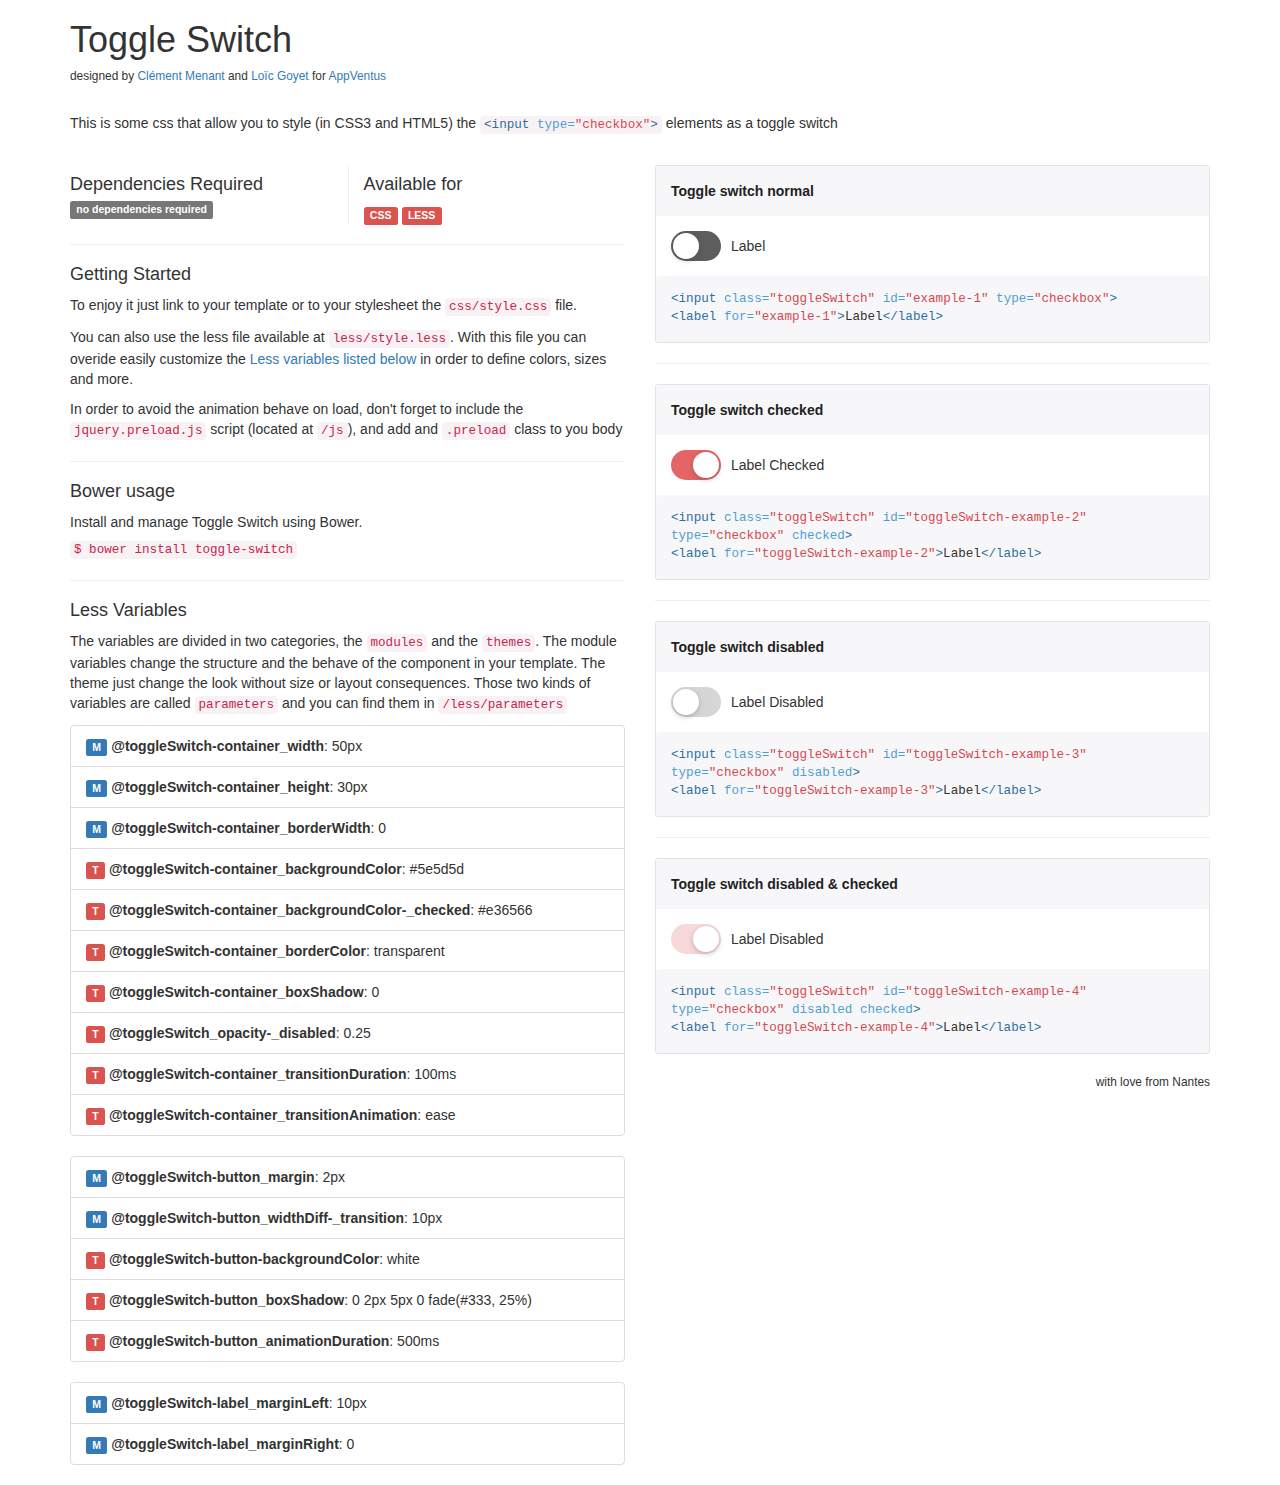
<file: index.html>
<html>
    <head>
        <meta charset="utf-8">
        <meta http-equiv="X-UA-Compatible" content="IE=edge">
        <meta name="viewport" content="width=device-width, initial-scale=1">
        <link rel="stylesheet" href="https://maxcdn.bootstrapcdn.com/bootstrap/3.3.1/css/bootstrap.min.css">
        <link href="css/style.css" rel="stylesheet">
        <link href="doc/style.css" rel="stylesheet">
    </head>

    <body class="preload">
        <div class="container">
            <h1 class="h1">Toggle Switch</h1>
            <h2 class="small" style="margin: 0 0 30px;">designed by <a href="https://www.behance.net/clementmenant" title="Clément Menant Behance">Clément Menant</a> and <a href="https://twitter.com/earvinpepper" title="Loïc Goyet Twitter page">Loïc Goyet</a> for <a href="http://appventus.com/" title="Agence web et mobile à Nantes">AppVentus</a></h2>

            <p style="margin-bottom: 30px;">This is some css that allow you to style (in CSS3 and HTML5) the <code><span class="open-tag tag">input <span class="attr">type=</span><span class="value">checkbox</span></span></code> elements as a toggle switch</p>

            <div class="row">
                <div class="col-md-6">
                    <div class="row">
                        <div class="col-xs-6">
                            <h2 class="h4">Dependencies Required</h2>
                            <span class="label label-default">no dependencies required</span>
                        </div>

                        <div class="col-xs-6 border-left">
                            <h2 class="h4">Available for</h2>
                            <span class="label label-danger">CSS</span>
                            <span class="label label-danger">LESS</span>
                        </div>
                    </div>

                    <hr>

                    <h2 class="h4">Getting Started</h2>

                    <p>To enjoy it just link to your template or to your stylesheet the <code>css/style.css</code> file.</p>

                    <p>You can also use the less file available at <code>less/style.less</code>. With this file you can overide easily customize the <a href="#less-variables">Less variables listed below</a> in order to define colors, sizes and more.</p>

                    <p>In order to avoid the animation behave on load, don't forget to include the <code>jquery.preload.js</code> script (located at <code>/js</code>), and add and <code>.preload</code> class to you body</p>

                    <hr>

                    <h2 class="h4">Bower usage</h2>
                    <p>Install and manage Toggle Switch using Bower.</p>
                    <code>$ bower install toggle-switch</code>
                    

                    <hr>

                    <h2 class="h4" id="less-variables">Less Variables</h2>
                    <p>The variables are divided in two categories, the <code>modules</code> and the <code>themes</code>. The module variables change the structure and the behave of the component in your template. The theme just change the look without size or layout consequences. Those two kinds of variables are called <code>parameters</code> and you can find them in <code>/less/parameters</code></p>

                    <ul class="list-group">
                        <li class="list-group-item">
                            <span class="label label-primary">M</span>
                            <strong>@toggleSwitch-container_width</strong>: 50px
                        </li>

                        <li class="list-group-item">
                            <span class="label label-primary">M</span>
                            <strong>@toggleSwitch-container_height</strong>: 30px
                        </li>

                        <li class="list-group-item">
                            <span class="label label-primary">M</span>
                            <strong>@toggleSwitch-container_borderWidth</strong>: 0
                        </li>

                        <li class="list-group-item">
                            <span class="label label-danger">T</span>
                            <strong>@toggleSwitch-container_backgroundColor</strong>: #5e5d5d
                        </li>

                        <li class="list-group-item">
                            <span class="label label-danger">T</span>
                            <strong>@toggleSwitch-container_backgroundColor-_checked</strong>: #e36566
                        </li>

                        <li class="list-group-item">
                            <span class="label label-danger">T</span>
                            <strong>@toggleSwitch-container_borderColor</strong>: transparent
                        </li>

                        <li class="list-group-item">
                            <span class="label label-danger">T</span>
                            <strong>@toggleSwitch-container_boxShadow</strong>: 0
                        </li>

                        <li class="list-group-item">
                            <span class="label label-danger">T</span>
                            <strong>@toggleSwitch_opacity-_disabled</strong>: 0.25
                        </li>

                        <li class="list-group-item">
                            <span class="label label-danger">T</span>
                            <strong>@toggleSwitch-container_transitionDuration</strong>: 100ms
                        </li>

                        <li class="list-group-item">
                            <span class="label label-danger">T</span>
                            <strong>@toggleSwitch-container_transitionAnimation</strong>: ease
                        </li>
                    </ul>

                    <ul class="list-group">
                        <li class="list-group-item">
                            <span class="label label-primary">M</span>
                            <strong>@toggleSwitch-button_margin</strong>: 2px
                        </li>

                        <li class="list-group-item">
                            <span class="label label-primary">M</span>
                            <strong>@toggleSwitch-button_widthDiff-_transition</strong>: 10px
                        </li>

                        <li class="list-group-item">
                            <span class="label label-danger">T</span>
                            <strong>@toggleSwitch-button-backgroundColor</strong>: white
                        </li>

                        <li class="list-group-item">
                            <span class="label label-danger">T</span>
                            <strong>@toggleSwitch-button_boxShadow</strong>: 0 2px 5px 0 fade(#333, 25%)
                        </li>

                        <li class="list-group-item">
                            <span class="label label-danger">T</span>
                            <strong>@toggleSwitch-button_animationDuration</strong>: 500ms
                        </li>
                    </ul>

                    <ul class="list-group">
                        <li class="list-group-item">
                            <span class="label label-primary">M</span>
                            <strong>@toggleSwitch-label_marginLeft</strong>: 10px
                        </li>

                        <li class="list-group-item">
                            <span class="label label-primary">M</span>
                            <strong>@toggleSwitch-label_marginRight</strong>: 0
                        </li>
                    </ul>
                </div>

                <div class="col-md-6">
                    <div class="doc-section">
                        <div class="doc-title">
                            Toggle switch normal
                        </div>

                        <div class="doc-example">
                            <input class="toggleSwitch" id="example-1" type="checkbox">
                            <label for="example-1">Label</label>
                        </div>

                        <code class="doc-code" data-lang="html">
                            <span class="open-tag tag">input <span class="attr">class=</span><span class="value">toggleSwitch</span> <span class="attr">id=</span><span class="value">example-1</span> <span class="attr">type=</span><span class="value">checkbox</span></span>
                            <br>
                            <span class="open-tag tag">label <span class="attr">for=</span><span class="value">example-1</span></span>Label<span class="close-tag tag">label</span>
                        </code>
                    </div>

                    <hr>

                    <div class="doc-section">
                        <div class="doc-title">
                            Toggle switch checked
                        </div>
                        <div class="doc-example">
                            <input class="toggleSwitch" type="checkbox" id="toggleSwitch-example-2" checked>
                            <label for="toggleSwitch-example-2">Label Checked</label>
                        </div>

                        <code class="doc-code" data-lang="html">
                            <span class="open-tag tag">input <span class="attr">class=</span><span class="value">toggleSwitch</span> <span class="attr">id=</span><span class="value">toggleSwitch-example-2</span> <span class="attr">type=</span><span class="value">checkbox</span> <span class="attr">checked</span></span>
                            <br>
                            <span class="open-tag tag">label <span class="attr">for=</span><span class="value">toggleSwitch-example-2</span></span>Label<span class="close-tag tag">label</span>
                        </code>
                    </div>

                    <hr>

                    <div class="doc-section">
                        <div class="doc-title">
                            Toggle switch disabled
                        </div>
                        <div class="doc-example">
                            <input class="toggleSwitch" type="checkbox" id="toggleSwitch-example-3" disabled>
                            <label for="toggleSwitch-example-3">Label Disabled</label>
                        </div>

                        <code class="doc-code" data-lang="html">
                            <span class="open-tag tag">input <span class="attr">class=</span><span class="value">toggleSwitch</span> <span class="attr">id=</span><span class="value">toggleSwitch-example-3</span> <span class="attr">type=</span><span class="value">checkbox</span> <span class="attr">disabled</span></span>
                            <br>
                            <span class="open-tag tag">label <span class="attr">for=</span><span class="value">toggleSwitch-example-3</span></span>Label<span class="close-tag tag">label</span>
                        </code>
                    </div>

                    <hr>

                    <div class="doc-section">
                        <div class="doc-title">
                            Toggle switch disabled & checked
                        </div>
                        <div class="doc-example">
                            <input class="toggleSwitch" type="checkbox" id="toggleSwitch-example-4" checked disabled>
                            <label for="toggleSwitch-example-4">Label Disabled</label>
                        </div>

                        <code class="doc-code" data-lang="html">
                            <span class="open-tag tag">input <span class="attr">class=</span><span class="value">toggleSwitch</span> <span class="attr">id=</span><span class="value">toggleSwitch-example-4</span> <span class="attr">type=</span><span class="value">checkbox</span> <span class="attr">disabled</span> <span class="attr">checked</span></span>
                            <br>
                            <span class="open-tag tag">label <span class="attr">for=</span><span class="value">toggleSwitch-example-4</span></span>Label<span class="close-tag tag">label</span>
                        </code>
                    </div>
                    
                    <br>

                    <p class="small text-right">with love from Nantes</p>
                </div>
            </div>
        </div>
    </body>
</html>
</file>
<file: css/style.css>
.toggleSwitch {
  display: none;
}
.toggleSwitch + label {
  display: inline-block;
  position: relative;
  font-weight: inherit;
  cursor: pointer;
  -webkit-touch-callout: none;
  margin-right: 0;
  margin-bottom: 0;
  padding-left: 60px;
  line-height: 30px;
  -webkit-box-sizing: border-box;
  -moz-box-sizing: border-box;
  box-sizing: border-box;
  -webkit-user-select: none;
  -khtml-user-select: none;
  -moz-user-select: none;
  -ms-user-select: none;
  user-select: none;
}
.toggleSwitch + label:before {
  position: absolute;
  display: inline-block;
  left: 0;
  content: '';
  border-style: solid;
  width: 50px;
  height: 30px;
  border-width: 0;
  border-color: transparent;
  background-color: #5e5d5d;
  -webkit-box-sizing: border-box;
  -moz-box-sizing: border-box;
  box-sizing: border-box;
  -webkit-box-shadow: 0;
  -moz-box-shadow: 0;
  -ms-box-shadow: 0;
  -o-box-shadow: 0;
  box-shadow: 0;
  -webkit-border-radius: 15px;
  -moz-border-radius: 15px;
  border-radius: 15px;
  -webkit-transition: all 100ms ease;
  -moz-transition: all 100ms ease;
  -o-transition: all 100ms ease;
  transition: all 100ms ease;
}
.toggleSwitch + label:after {
  position: absolute;
  content: '';
  width: 26px;
  height: 26px;
  top: 2px;
  left: 2px;
  background-color: #ffffff;
  -webkit-box-sizing: border-box;
  -moz-box-sizing: border-box;
  box-sizing: border-box;
  -webkit-box-shadow: 0 2px 5px 0 rgba(51, 51, 51, 0.25);
  -moz-box-shadow: 0 2px 5px 0 rgba(51, 51, 51, 0.25);
  -ms-box-shadow: 0 2px 5px 0 rgba(51, 51, 51, 0.25);
  -o-box-shadow: 0 2px 5px 0 rgba(51, 51, 51, 0.25);
  box-shadow: 0 2px 5px 0 rgba(51, 51, 51, 0.25);
  -webkit-border-radius: 30px;
  -moz-border-radius: 30px;
  border-radius: 30px;
  -webkit-animation: buttonanimationtouncheck 500ms;
  /* Chrome, Safari, Opera */
  animation: buttonanimationtouncheck 500ms;
}
.toggleSwitch:checked + label:before {
  background-color: #e36566;
  -webkit-transition: all 100ms ease;
  -moz-transition: all 100ms ease;
  -o-transition: all 100ms ease;
  transition: all 100ms ease;
}
.toggleSwitch:checked + label:after {
  left: 22px;
  -webkit-animation: buttonanimationtocheck 500ms;
  /* Chrome, Safari, Opera */
  animation: buttonanimationtocheck 500ms;
}
.toggleSwitch:disabled + label {
  cursor: no-drop;
}
.toggleSwitch:disabled + label:before {
  opacity: 0.25;
}
@-webkit-keyframes buttonanimationtocheck {
  0% {
    width: 26px;
    margin-left: -20px;
  }
  33% {
    width: 36px;
    margin-left: -20px;
  }
  66% {
    width: 36px;
    margin-left: -10px;
  }
  100% {
    width: 26px;
    margin-left: 0;
  }
}
@keyframes buttonanimationtocheck {
  0% {
    width: 26px;
    margin-left: -20px;
  }
  33% {
    width: 36px;
    margin-left: -20px;
  }
  66% {
    width: 36px;
    margin-left: -10px;
  }
  100% {
    width: 26px;
    margin-left: 0;
  }
}
@-webkit-keyframes buttonanimationtouncheck {
  0% {
    width: 26px;
    margin-left: 20px;
  }
  33% {
    width: 36px;
    margin-left: 10px;
  }
  66% {
    width: 36px;
    margin-left: 0;
  }
  100% {
    width: 26px;
  }
}
@keyframes buttonanimationtouncheck {
  0% {
    width: 26px;
    margin-left: 20px;
  }
  33% {
    width: 36px;
    margin-left: 10px;
  }
  66% {
    width: 36px;
    margin-left: 0;
  }
  100% {
    width: 26px;
  }
}
.preload .toggleSwitch + *,
.preload .toggleSwitch + *:before,
.preload .toggleSwitch + *:after {
  -webkit-transition: 0 !important;
  -moz-transition: 0 !important;
  -ms-transition: 0 !important;
  -o-transition: 0 !important;
  -webkit-animation: 0 !important;
  animation: 0 !important;
}
</file>
<file: doc/style.css>
.doc-section {
  border: 1px solid #E1E1E8;
  border-radius: 3px;
}
.doc-section + .doc-section:before {
  content: "";
}
.border-left {
  border-left: 1px solid #EEE;
}
.doc-title {
  padding: 15px;
  color: #222;
  font-weight: bold;
  background-color: #F7F7F9;
}
.doc-example {
  padding: 15px;
}
.doc-code {
  display: block;
  background-color: #F7F7F9;
  padding: 15px;
  color: #333;
  position: relative;
}
.btn-clipboard {
  position: absolute;
  top: 0;
  right: 0;
  z-index: 10;
  display: block;
  padding: 5px 8px;
  font-size: 12px;
  color: #777;
  cursor: pointer;
  background-color: #FFF;
  border: 0;
  border-bottom: 1px solid #E1E1E8;
  border-left: 1px solid #E1E1E8;
  border-radius: 0 0 0 4px;
  font-family: "Helvetica Neue", Helvetica, Arial, sans-serif;
}
.indent-1 {
  margin-left: 30px;
}
.indent-2 {
  margin-left: 60px;
}
.indent-3 {
  margin-left: 90px;
}
.indent-4 {
  margin-left: 120px;
}
.indent-5 {
  margin-left: 150px;
}
.open-tag:before {
  content: "<";
}
.open-tag:after {
  content: ">";
}
.close-tag:before {
  content: "</";
}
.close-tag:after {
  content: ">";
}
.tag {
  color: #2f6f9f;
}
.attr {
  color: #4f9fcf;
}
.value {
  color: #d44950;
}
.value:before {
  content: "\"";
}
.value:after {
  content: "\"";
}
</file>
